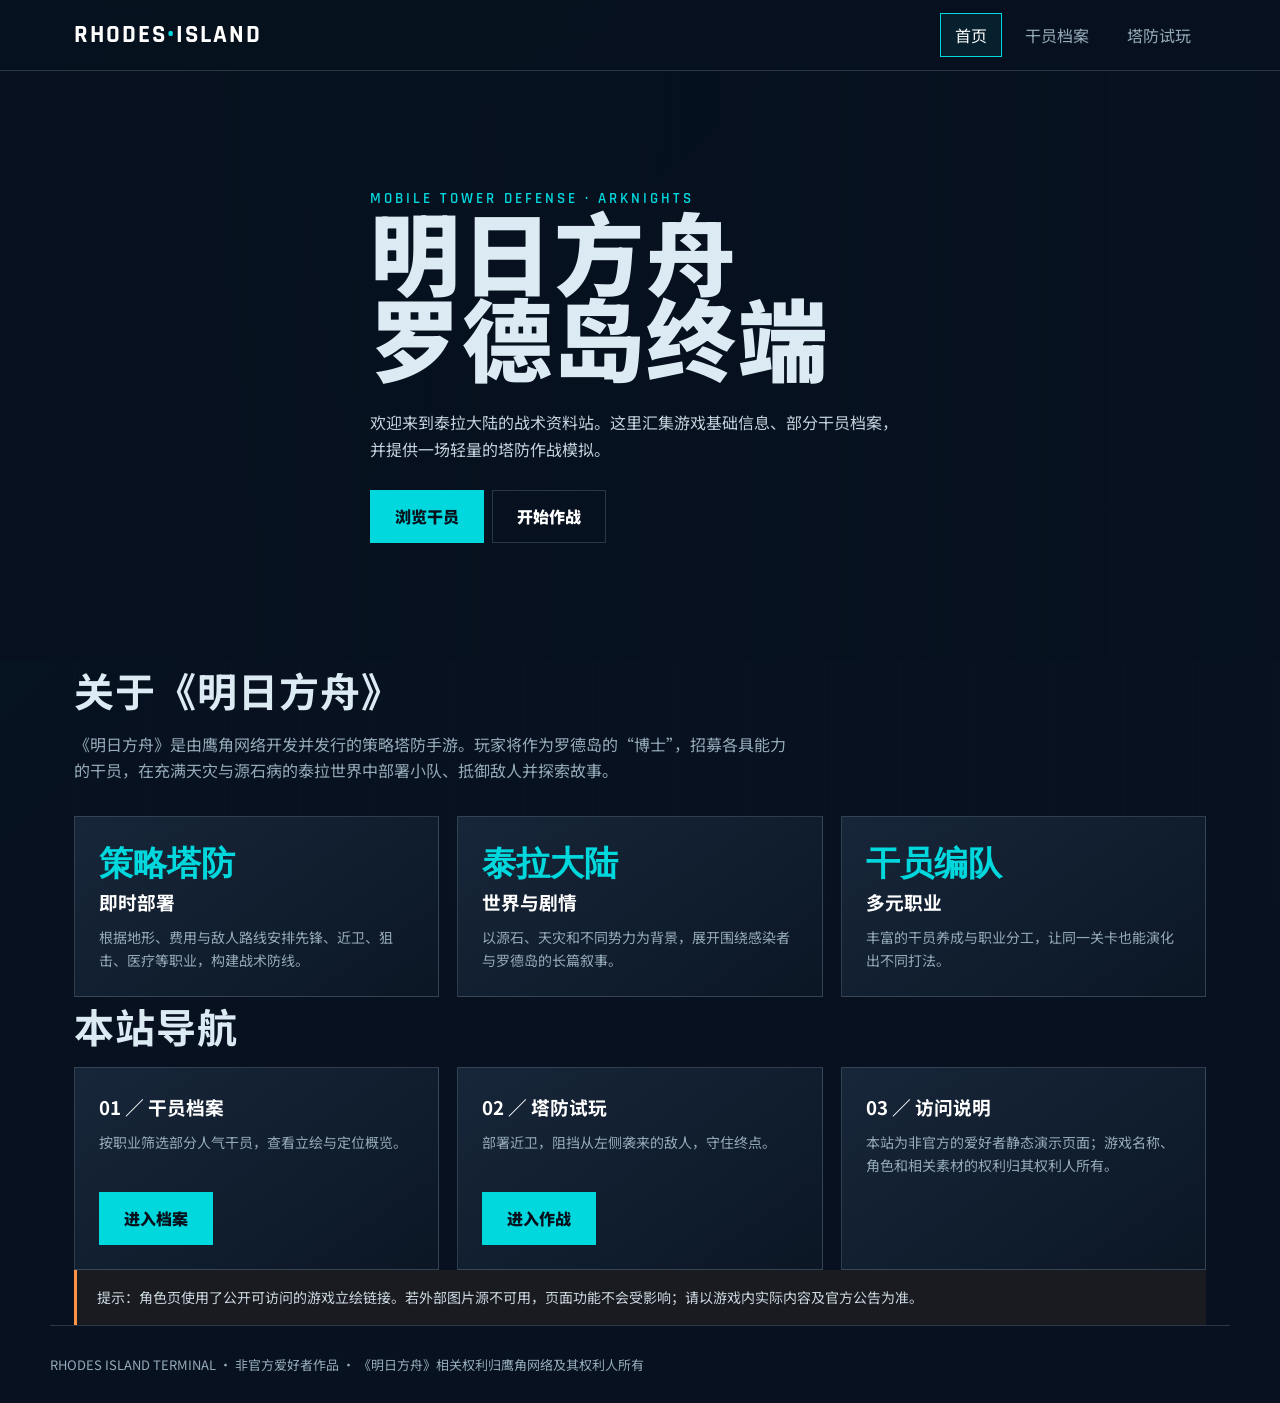
<file: index.html>
<!doctype html><html lang="zh-CN"><head><meta charset="utf-8"><meta name="viewport" content="width=device-width,initial-scale=1"><meta name="description" content="明日方舟资料站：游戏介绍、干员档案与塔防试玩。"><title>罗德岛终端｜明日方舟资料站</title><link rel="stylesheet" href="style.css"></head><body><header class="topbar"><div class="wrap nav"><a class="brand" href="index.html">RHODES<i>•</i>ISLAND</a><nav class="navlinks"><a class="active" href="index.html">首页</a><a href="characters.html">干员档案</a><a href="game.html">塔防试玩</a></nav></div></header><main><div class="hero"><div class="wrap hero-content"><div class="eyebrow">MOBILE TOWER DEFENSE · ARKNIGHTS</div><h1>明日方舟<br>罗德岛终端</h1><p>欢迎来到泰拉大陆的战术资料站。这里汇集游戏基础信息、部分干员档案，并提供一场轻量的塔防作战模拟。</p><a class="button" href="characters.html">浏览干员</a><a class="button alt" href="game.html">开始作战</a></div></div><section class="wrap"><h2 class="section-title">关于《明日方舟》</h2><p class="lead">《明日方舟》是由鹰角网络开发并发行的策略塔防手游。玩家将作为罗德岛的“博士”，招募各具能力的干员，在充满天灾与源石病的泰拉世界中部署小队、抵御敌人并探索故事。</p><div class="grid"><article class="card"><div class="stat">策略塔防</div><h3>即时部署</h3><p>根据地形、费用与敌人路线安排先锋、近卫、狙击、医疗等职业，构建战术防线。</p></article><article class="card"><div class="stat">泰拉大陆</div><h3>世界与剧情</h3><p>以源石、天灾和不同势力为背景，展开围绕感染者与罗德岛的长篇叙事。</p></article><article class="card"><div class="stat">干员编队</div><h3>多元职业</h3><p>丰富的干员养成与职业分工，让同一关卡也能演化出不同打法。</p></article></div></section><section class="wrap"><h2 class="section-title">本站导航</h2><div class="grid"><article class="card"><h3>01 ／ 干员档案</h3><p>按职业筛选部分人气干员，查看立绘与定位概览。</p><br><a class="button" href="characters.html">进入档案</a></article><article class="card"><h3>02 ／ 塔防试玩</h3><p>部署近卫，阻挡从左侧袭来的敌人，守住终点。</p><br><a class="button" href="game.html">进入作战</a></article><article class="card"><h3>03 ／ 访问说明</h3><p>本站为非官方的爱好者静态演示页面；游戏名称、角色和相关素材的权利归其权利人所有。</p></article></div></section><section class="wrap"><div class="notice">提示：角色页使用了公开可访问的游戏立绘链接。若外部图片源不可用，页面功能不会受影响；请以游戏内实际内容及官方公告为准。</div></section></main><footer><div class="wrap footer">RHODES ISLAND TERMINAL · 非官方爱好者作品 · 《明日方舟》相关权利归鹰角网络及其权利人所有</div></footer></body></html>
</file>
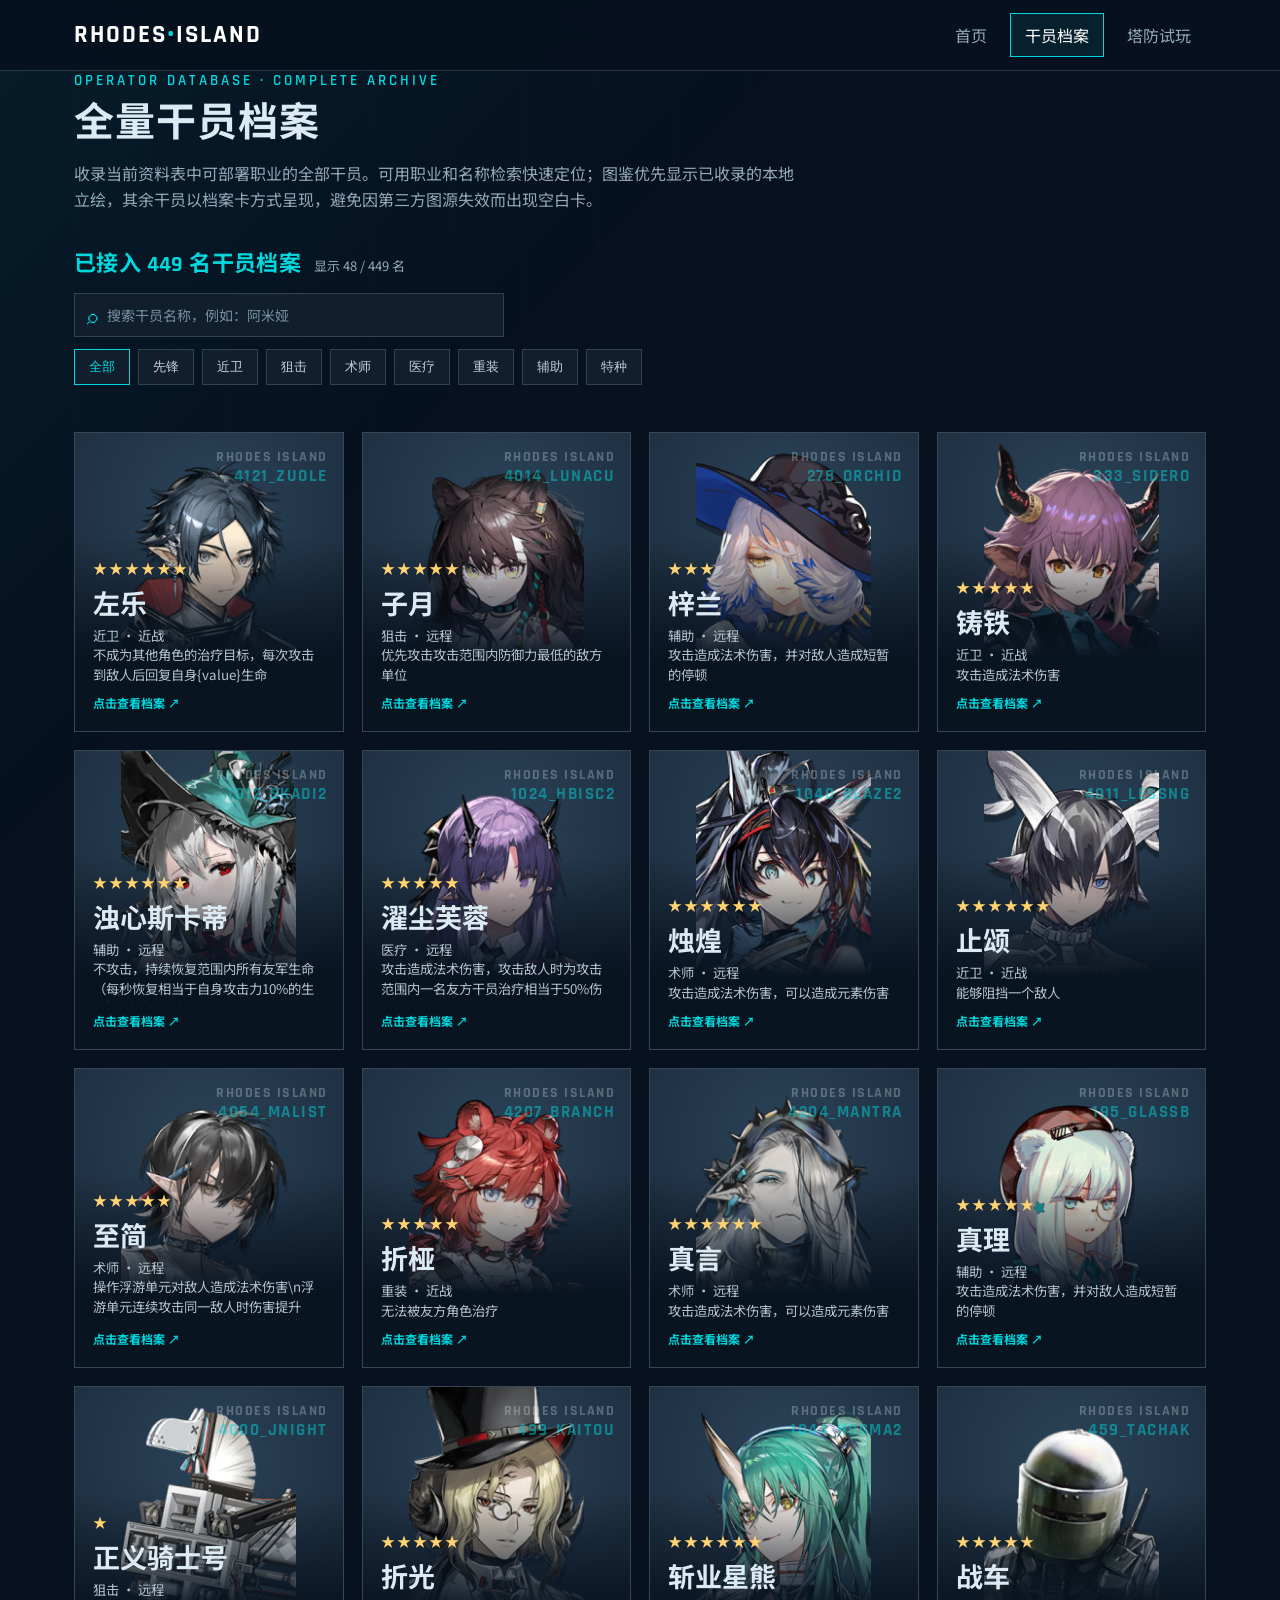
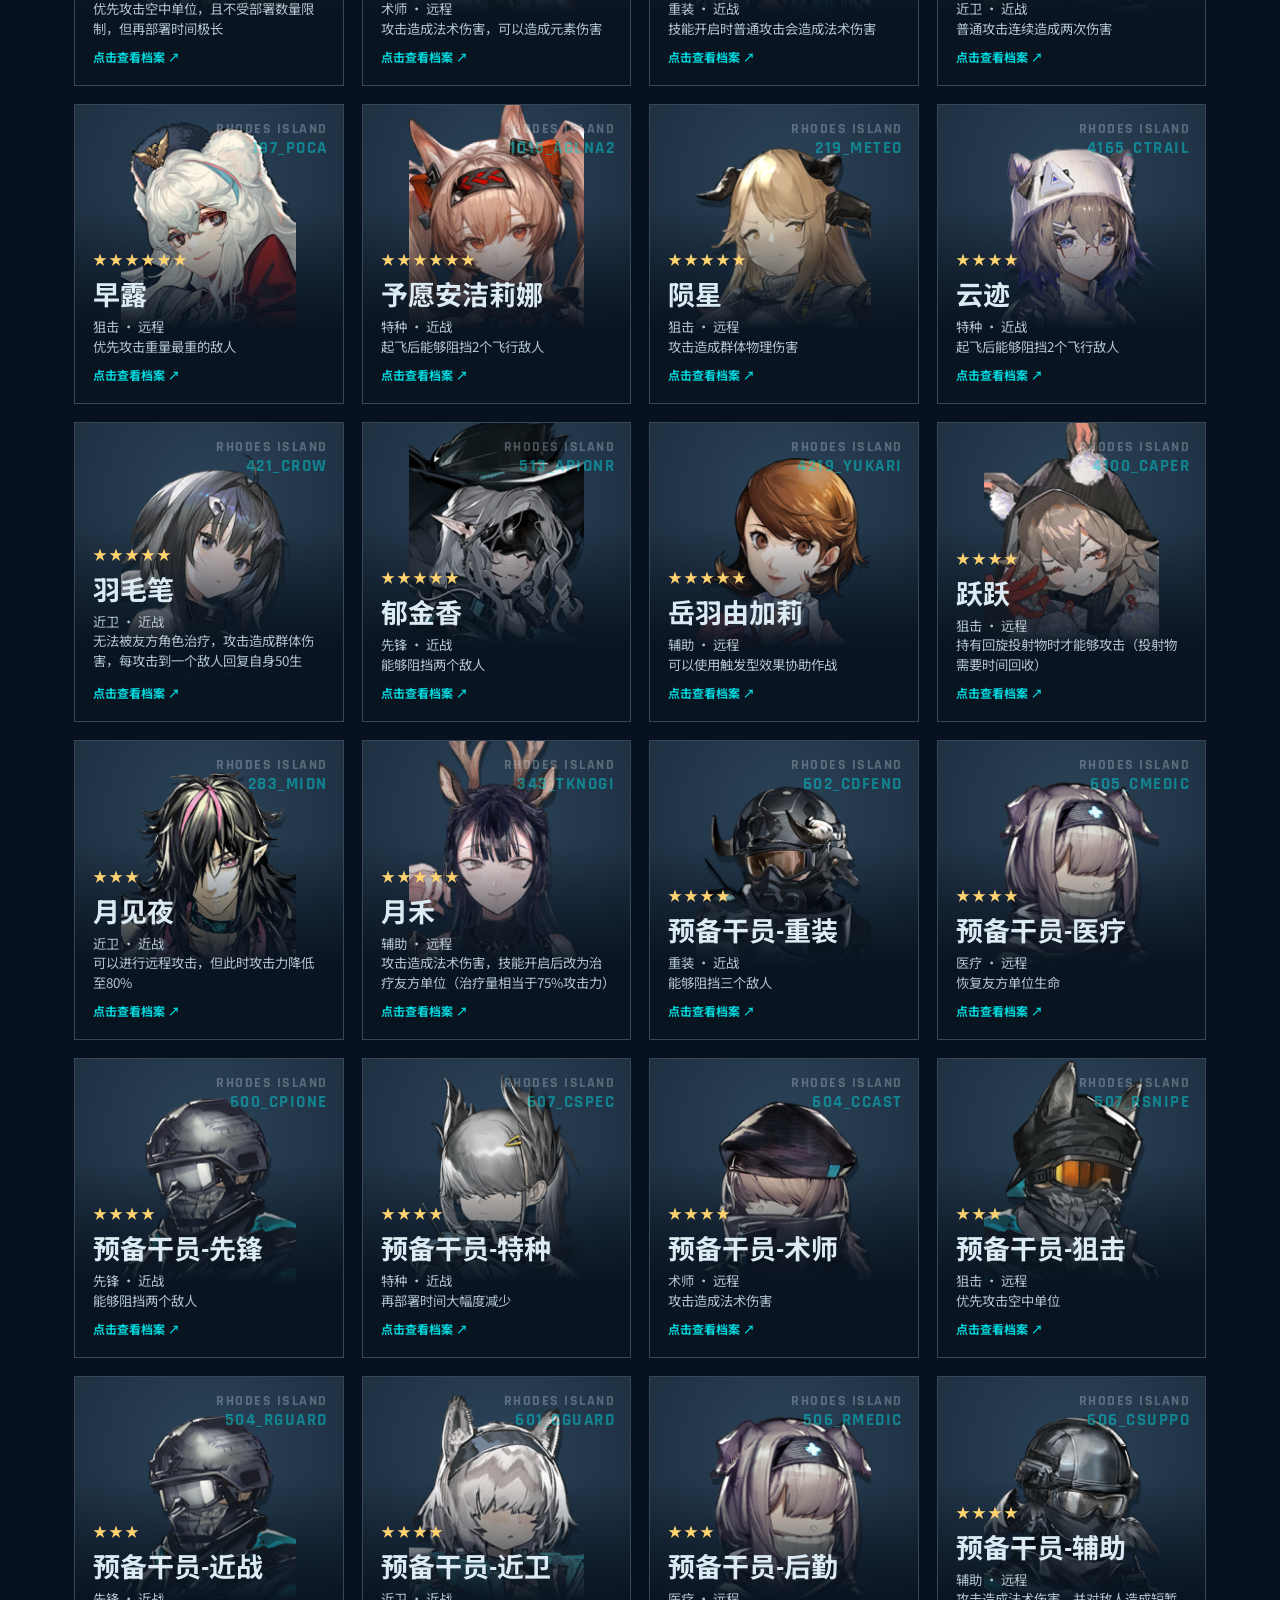
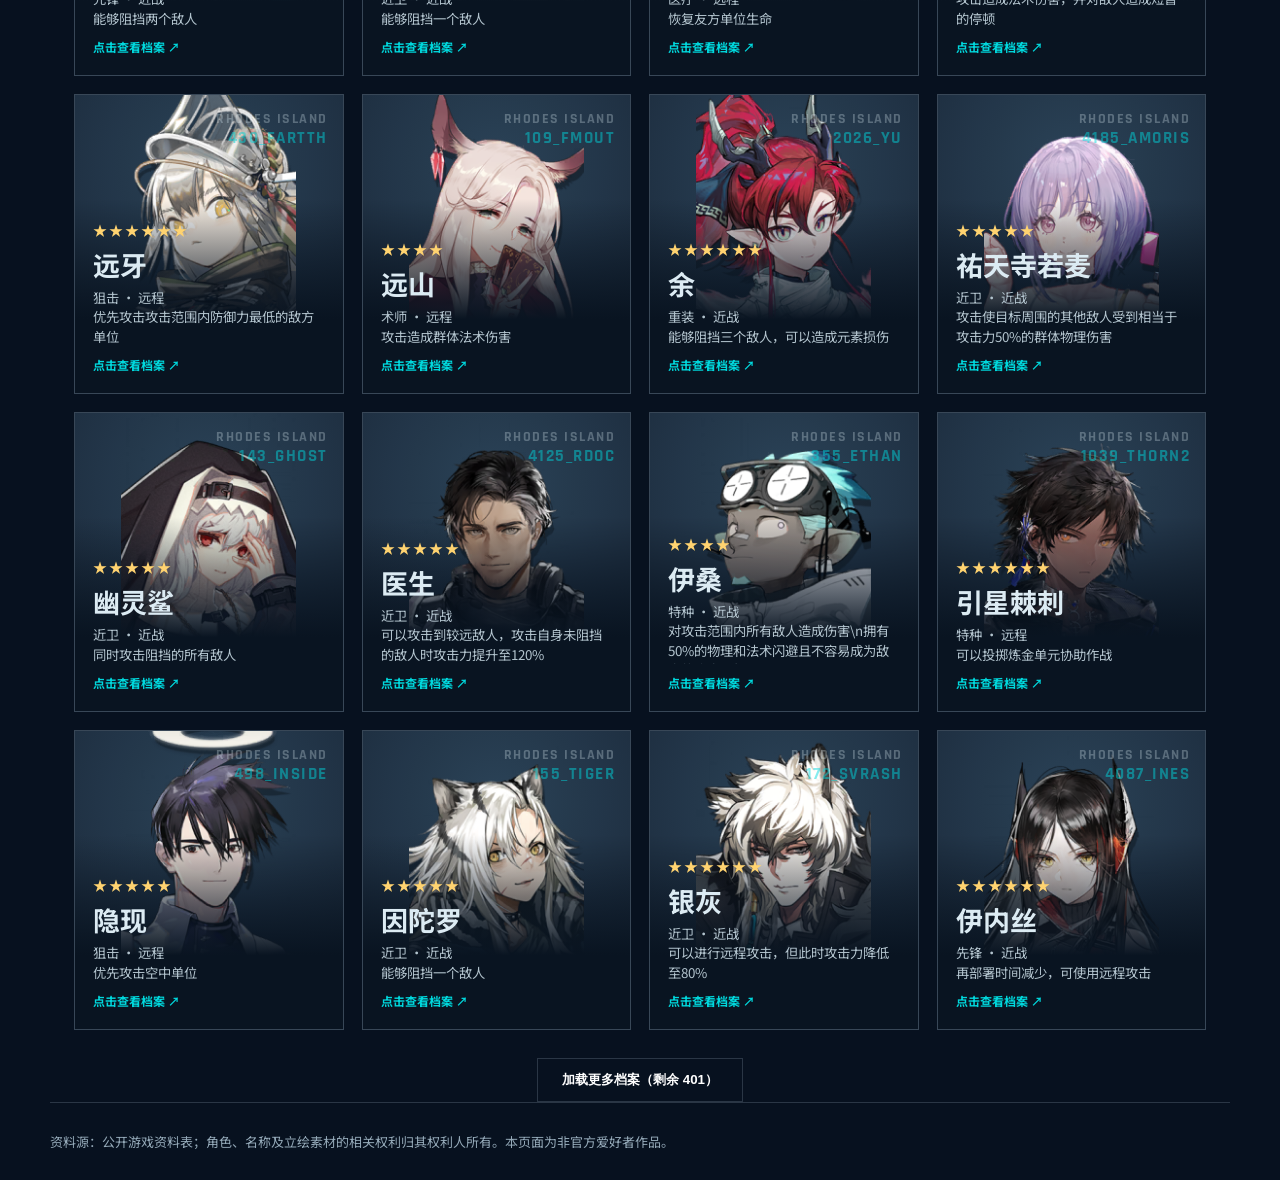
<file: characters.html>
<!doctype html><html lang="zh-CN"><head><meta charset="utf-8"><meta name="viewport" content="width=device-width,initial-scale=1"><meta name="description" content="明日方舟全量干员图鉴。"><title>全量干员档案｜罗德岛终端</title><link rel="stylesheet" href="style.css"></head><body><header class="topbar"><div class="wrap nav"><a class="brand" href="index.html">RHODES<i>•</i>ISLAND</a><nav class="navlinks"><a href="index.html">首页</a><a class="active" href="characters.html">干员档案</a><a href="game.html">塔防试玩</a></nav></div></header><main><section class="wrap"><div class="eyebrow">OPERATOR DATABASE · COMPLETE ARCHIVE</div><h1 class="section-title">全量干员档案</h1><p class="lead">收录当前资料表中可部署职业的全部干员。可用职业和名称检索快速定位；图鉴优先显示已收录的本地立绘，其余干员以档案卡方式呈现，避免因第三方图源失效而出现空白卡。</p><div class="catalogue-status"><strong id="total">正在载入档案…</strong><span id="shown"></span></div><div class="catalogue-tools"><label class="searchbox">⌕ <input id="search" type="search" placeholder="搜索干员名称，例如：阿米娅" autocomplete="off"></label><div class="filterbar" id="filters"><button class="filter active" data-role="all">全部</button><button class="filter" data-role="先锋">先锋</button><button class="filter" data-role="近卫">近卫</button><button class="filter" data-role="狙击">狙击</button><button class="filter" data-role="术师">术师</button><button class="filter" data-role="医疗">医疗</button><button class="filter" data-role="重装">重装</button><button class="filter" data-role="辅助">辅助</button><button class="filter" data-role="特种">特种</button></div></div><div class="char-grid catalogue-grid" id="chars" aria-live="polite"></div><button id="more" class="button alt catalogue-more" hidden>加载更多档案</button></section></main><footer><div class="wrap footer">资料源：公开游戏资料表；角色、名称及立绘素材的相关权利归其权利人所有。本页面为非官方爱好者作品。</div></footer><div class="operator-modal" id="modal" aria-hidden="true"><div class="modal-backdrop" data-close="true"></div><section class="modal-panel" role="dialog" aria-modal="true" aria-labelledby="modal-name"><button class="modal-close" id="close-modal" aria-label="关闭详情">×</button><div class="modal-art"><img id="modal-img" alt=""><div class="modal-art-fallback">RHODES ISLAND<br><b id="modal-id"></b></div></div><div class="modal-content"><div class="eyebrow">OPERATOR RECORD</div><div class="rarity" id="modal-rarity"></div><h2 id="modal-name"></h2><p class="modal-meta" id="modal-meta"></p><h3>干员档案</h3><p id="modal-desc"></p><div class="modal-actions"><a class="button" id="official-link" href="https://ak.hypergryph.com/" target="_blank" rel="noopener">前往官方资料入口 ↗</a><button class="button alt" id="close-modal-2">返回图鉴</button></div><p class="modal-note">详情字段来自公开游戏资料表；“官方资料入口”将打开《明日方舟》官方网站。</p></div></section></div><script>let operators=[],role='all',term='',limit=48;const box=document.querySelector('#chars'),more=document.querySelector('#more'),total=document.querySelector('#total'),shown=document.querySelector('#shown'),modal=document.querySelector('#modal');const stars=n=>'★'.repeat(n);function card(x){return `<article class="operator catalogue-operator" tabindex="0" role="button" aria-label="查看 ${x.name} 的干员档案" data-id="${x.id}"><img src="${x.portrait}" alt="${x.name}立绘" loading="lazy" onerror="this.closest('.operator').classList.add('image-missing')"><div class="archive-mark">RHODES ISLAND<br><b>${x.id.replace('char_','').toUpperCase()}</b></div><div class="info"><div class="rarity">${stars(x.rarity)}</div><h3>${x.name}</h3><small>${x.role} · ${x.position}<br>${x.desc}</small><span class="detail-hint">点击查看档案 ↗</span></div></article>`}function render(){const list=operators.filter(x=>(role==='all'||x.role===role)&&x.name.toLowerCase().includes(term.toLowerCase()));box.innerHTML=list.slice(0,limit).map(card).join('');shown.textContent=`显示 ${Math.min(limit,list.length)} / ${list.length} 名`;more.hidden=limit>=list.length;more.textContent=`加载更多档案（剩余 ${Math.max(0,list.length-limit)}）`}function openModal(id){const x=operators.find(a=>a.id===id);if(!x)return;document.querySelector('#modal-img').src=x.portrait;document.querySelector('#modal-img').alt=x.name+'立绘';document.querySelector('#modal-id').textContent=x.id.toUpperCase();document.querySelector('#modal-rarity').textContent=stars(x.rarity);document.querySelector('#modal-name').textContent=x.name;document.querySelector('#modal-meta').textContent=`${x.role} · ${x.position} · ${x.id}`;document.querySelector('#modal-desc').textContent=x.desc;document.querySelector('#official-link').href=x.official||'https://ak.hypergryph.com/';modal.classList.add('open');modal.setAttribute('aria-hidden','false');document.body.classList.add('modal-open')}function closeModal(){modal.classList.remove('open');modal.setAttribute('aria-hidden','true');document.body.classList.remove('modal-open')}box.addEventListener('click',e=>{const c=e.target.closest('[data-id]');if(c)openModal(c.dataset.id)});box.addEventListener('keydown',e=>{if((e.key==='Enter'||e.key===' ')&&e.target.dataset.id){e.preventDefault();openModal(e.target.dataset.id)}});document.querySelector('#close-modal').onclick=closeModal;document.querySelector('#close-modal-2').onclick=closeModal;modal.addEventListener('click',e=>{if(e.target.dataset.close)closeModal()});document.addEventListener('keydown',e=>{if(e.key==='Escape')closeModal()});document.querySelector('#search').addEventListener('input',e=>{term=e.target.value.trim();limit=48;render()});document.querySelectorAll('#filters .filter').forEach(b=>b.onclick=()=>{role=b.dataset.role;limit=48;document.querySelectorAll('#filters .filter').forEach(a=>a.classList.toggle('active',a===b));render()});more.onclick=()=>{limit+=72;render()};fetch('assets/data/operators.json').then(r=>{if(!r.ok)throw Error('档案数据加载失败');return r.json()}).then(data=>{operators=data.operators;total.textContent=`已接入 ${data.count} 名干员档案`;render()}).catch(()=>{total.textContent='档案数据加载失败，请稍后刷新页面。'});</script></body></html>
</file>
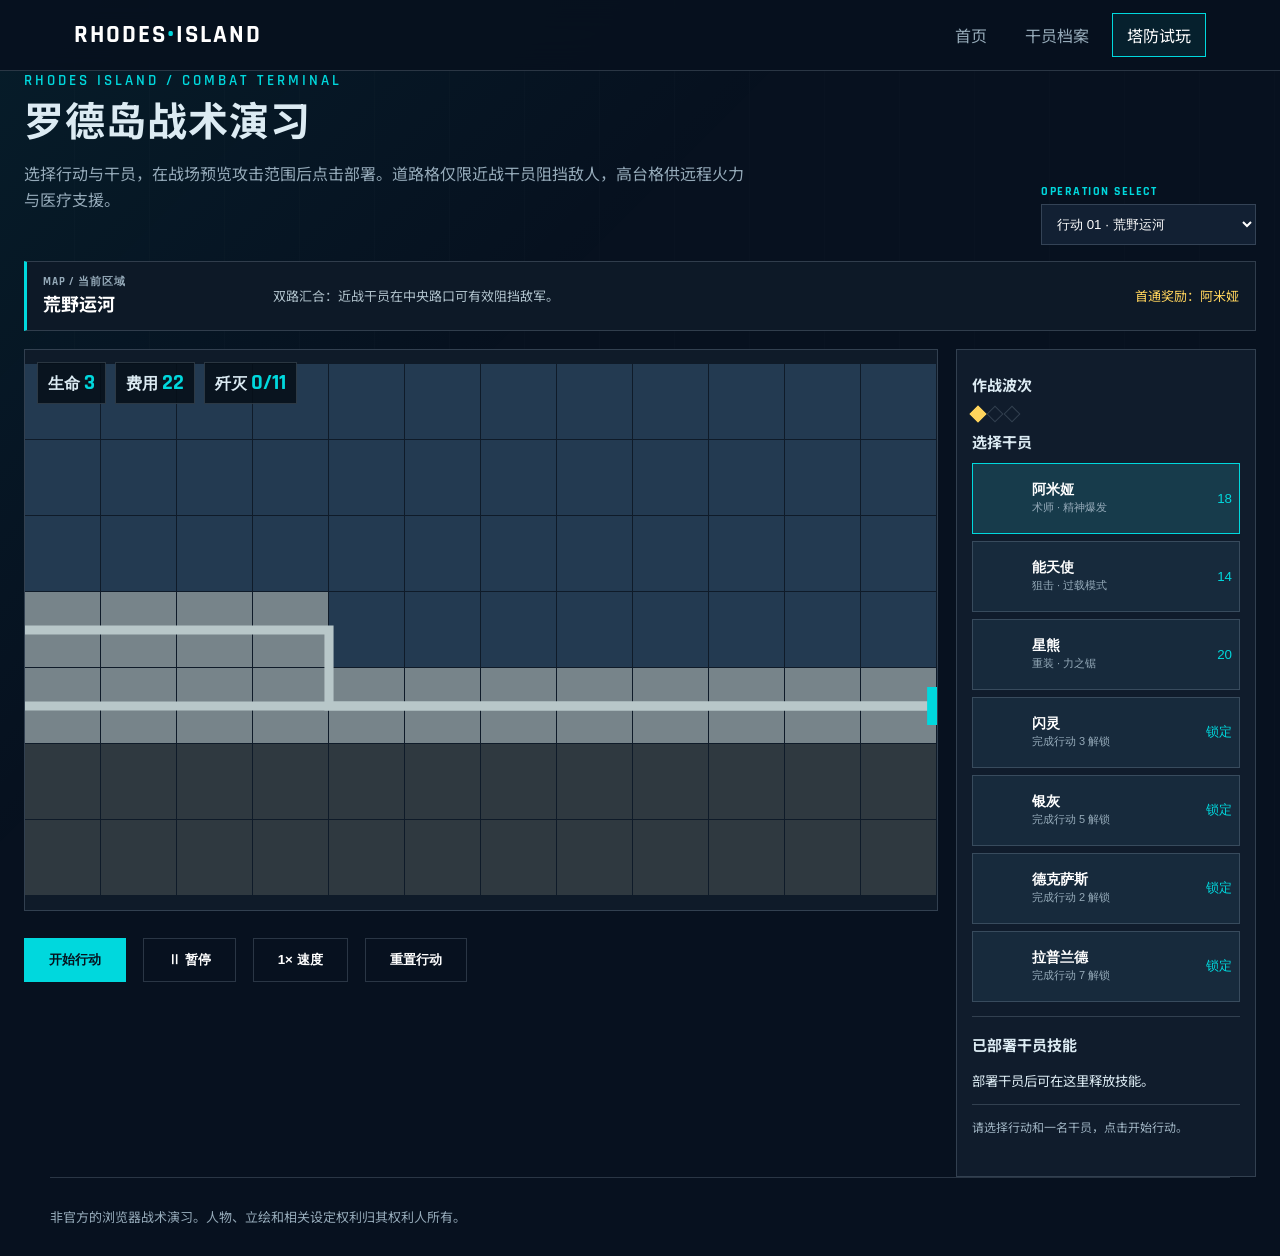
<file: game.html>
<!doctype html><html lang="zh-CN"><head><meta charset="utf-8"><meta name="viewport" content="width=device-width,initial-scale=1"><meta name="description" content="含50个行动关卡的明日方舟风格塔防试玩。"><title>塔防作战｜罗德岛终端</title><link rel="stylesheet" href="style.css"><link rel="stylesheet" href="game.css"></head><body><header class="topbar"><div class="wrap nav"><a class="brand" href="index.html">RHODES<i>•</i>ISLAND</a><nav class="navlinks"><a href="index.html">首页</a><a href="characters.html">干员档案</a><a class="active" href="game.html">塔防试玩</a></nav></div></header><main><section class="wrap td-shell"><div class="td-top"><div><div class="eyebrow">RHODES ISLAND / COMBAT TERMINAL</div><h1 class="section-title">罗德岛战术演习</h1><p class="lead">选择行动与干员，在战场预览攻击范围后点击部署。道路格仅限近战干员阻挡敌人，高台格供远程火力与医疗支援。</p></div><div class="operation-select"><span>OPERATION SELECT</span><select class="level-select" id="level" aria-label="选择行动"></select></div></div><div class="map-brief"><div><span>MAP / 当前区域</span><strong id="map-name">载入中</strong></div><p id="map-trait"></p><em id="reward"></em></div><div class="td-layout"><div><div class="td-board"><canvas id="board" aria-label="战场网格"></canvas><div class="td-hud"><div class="td-pill">生命 <b id="life">3</b></div><div class="td-pill">费用 <b id="dp">22</b></div><div class="td-pill">歼灭 <b id="kills">0/0</b></div></div></div><div class="td-controls"><button class="button" id="start">开始行动</button><button class="button alt" id="pause" disabled>暂停行动</button><button class="button alt" id="speed">1× 速度</button><button class="button alt" id="reset">重置行动</button></div></div><aside class="td-side"><h3>作战波次</h3><div class="wave-track" id="waves"></div><h3>选择干员</h3><div id="operators"></div><div class="td-skills"><h3>已部署干员技能</h3><div id="skills"><small>部署干员后可在这里释放技能。</small></div></div><p class="td-log" id="log">请选择行动和一名干员，点击开始行动。</p></aside></div></section></main><footer><div class="wrap footer">非官方的浏览器战术演习。人物、立绘和相关设定权利归其权利人所有。</div></footer><script type="module">import('./js/game-main.js?v=map-progress-3').catch(error => { document.querySelector('#log').textContent = `战术终端初始化失败：${error.message}`; console.error(error); });</script></body></html>
</file>
<file: style.css>
@import url('https://fonts.googleapis.com/css2?family=Noto+Sans+SC:wght@400;500;700;900&family=Rajdhani:wght@500;600;700&display=swap');
:root{--ink:#111824;--deep:#07111f;--panel:#101c2c;--line:rgba(205,226,241,.18);--ice:#dcebf3;--muted:#95aab9;--cyan:#00d8dd;--orange:#ff9345;--red:#ed4d55}*{box-sizing:border-box}html{scroll-behavior:smooth}body{margin:0;background:var(--deep);color:var(--ice);font-family:'Noto Sans SC',sans-serif;line-height:1.65;overflow-x:hidden}body:before{content:'';position:fixed;inset:0;pointer-events:none;background:linear-gradient(135deg,rgba(0,216,221,.06),transparent 40%),repeating-linear-gradient(90deg,transparent 0 74px,rgba(255,255,255,.025) 75px);z-index:-1}.wrap{max-width:1180px;margin:auto;padding:0 24px}.topbar{position:sticky;top:0;z-index:10;background:rgba(7,17,31,.9);backdrop-filter:blur(16px);border-bottom:1px solid var(--line)}.nav{height:70px;display:flex;align-items:center;justify-content:space-between}.brand{font:700 25px Rajdhani,sans-serif;letter-spacing:2px;text-decoration:none;color:white}.brand i{color:var(--cyan);font-style:normal}.navlinks{display:flex;gap:8px}.navlinks a{color:var(--muted);text-decoration:none;padding:8px 14px;border:1px solid transparent}.navlinks a:hover,.navlinks a.active{color:white;border-color:var(--cyan);background:rgba(0,216,221,.08)}.hero{min-height:590px;display:grid;align-items:center;background:linear-gradient(90deg,rgba(7,17,31,.98) 15%,rgba(7,17,31,.68) 55%,rgba(7,17,31,.3)),url('https://web.hycdn.cn/arknights/official/static/pc/assets/images/home/kv.jpg') center/cover}.hero-content{max-width:620px;padding:80px 0}.eyebrow{color:var(--cyan);font:600 15px Rajdhani,sans-serif;letter-spacing:3px}.hero h1{font:900 clamp(44px,8vw,90px) Rajdhani,'Noto Sans SC',sans-serif;line-height:.95;margin:12px 0 18px;letter-spacing:2px}.hero p{color:#c3d2dc;max-width:540px}.button{display:inline-block;margin:12px 8px 0 0;padding:12px 24px;text-decoration:none;color:#06111d;background:var(--cyan);font-weight:900;border:1px solid var(--cyan);transition:.2s}.button:hover{transform:translateY(-3px);box-shadow:0 10px 25px rgba(0,216,221,.22)}.button.alt{background:transparent;color:white;border-color:var(--line)}section{padding:74px 0}.section-title{font:700 40px Rajdhani,'Noto Sans SC',sans-serif;letter-spacing:1px;margin:0 0 10px}.lead{color:var(--muted);max-width:720px;margin:0 0 32px}.grid{display:grid;grid-template-columns:repeat(3,1fr);gap:18px}.card{background:linear-gradient(145deg,rgba(24,40,59,.95),rgba(12,24,38,.95));border:1px solid var(--line);padding:24px}.card h3{margin:0 0 8px;color:white}.card p{color:var(--muted);font-size:14px;margin:0}.stat{font:700 34px Rajdhani,sans-serif;color:var(--cyan)}.notice{border-left:3px solid var(--orange);background:rgba(255,147,69,.08);padding:16px 20px;color:#cbd7df;font-size:14px}.char-grid{display:grid;grid-template-columns:repeat(auto-fit,minmax(215px,1fr));gap:18px}.operator{position:relative;min-height:350px;overflow:hidden;border:1px solid var(--line);background:#172435;isolation:isolate}.operator:after{content:'';position:absolute;inset:35% 0 0;background:linear-gradient(transparent,#091421 62%);z-index:-1}.operator img{width:100%;height:350px;object-fit:contain;object-position:center top;position:absolute;inset:0;z-index:-2;filter:saturate(.9)}.operator .info{position:absolute;bottom:0;padding:18px;width:100%}.rarity{color:#ffd370;letter-spacing:2px;font-size:14px}.operator h3{margin:3px 0;font:700 27px Rajdhani,'Noto Sans SC',sans-serif}.operator small{color:#b3c4ce}.filterbar{display:flex;flex-wrap:wrap;gap:8px;margin:0 0 25px}.filter{cursor:pointer;border:1px solid var(--line);background:#111e2d;color:#c3d2dc;padding:8px 14px}.filter.active,.filter:hover{border-color:var(--cyan);color:var(--cyan)}.game-layout{display:grid;grid-template-columns:minmax(0,1fr) 270px;gap:20px}.battlefield{position:relative;min-height:510px;border:1px solid var(--line);background-color:#172333;background-image:linear-gradient(rgba(255,255,255,.08) 1px,transparent 1px),linear-gradient(90deg,rgba(255,255,255,.08) 1px,transparent 1px);background-size:62px 62px;overflow:hidden}.path{position:absolute;left:0;right:0;top:39%;height:72px;background:#8b9da6;border-top:4px solid #c5d1d3;border-bottom:4px solid #c5d1d3}.base{position:absolute;right:16px;top:calc(39% - 16px);width:94px;height:105px;border:2px solid var(--cyan);background:rgba(0,216,221,.12);padding:8px;color:#dff;z-index:3}.enemy{position:absolute;top:calc(39% + 16px);left:-38px;width:36px;height:36px;background:var(--red);border:3px solid #ffabb0;border-radius:5px;z-index:4}.unit{position:absolute;width:52px;height:52px;border:3px solid var(--cyan);border-radius:50%;background:#0f7985;color:white;text-align:center;line-height:46px;font-weight:bold;box-shadow:0 0 18px rgba(0,216,221,.5);z-index:4}.unit:after{content:'';position:absolute;inset:-9px;border:1px solid rgba(0,216,221,.45);border-radius:50%}.sidebar{background:var(--panel);border:1px solid var(--line);padding:18px}.hud{display:flex;justify-content:space-between;border-bottom:1px solid var(--line);padding-bottom:14px;margin-bottom:15px}.hud strong{color:var(--cyan);font:700 27px Rajdhani,sans-serif}.deploy{width:100%;cursor:pointer;text-align:left;background:#172a3c;color:white;border:1px solid var(--line);padding:12px;margin:8px 0}.deploy:hover:not(:disabled){border-color:var(--cyan);background:#193b4a}.deploy:disabled{opacity:.42;cursor:not-allowed}.log{color:var(--muted);font-size:13px;min-height:52px}.footer{padding:28px 0;color:var(--muted);font-size:13px;border-top:1px solid var(--line)}
@media(max-width:760px){.wrap{padding:0 16px}.nav{height:auto;min-height:64px;padding:10px 0;align-items:flex-start}.brand{font-size:20px}.navlinks{gap:2px}.navlinks a{font-size:13px;padding:6px 8px}.hero{min-height:510px;background-position:60% center}.hero-content{padding:70px 0}.grid{grid-template-columns:1fr}.game-layout{grid-template-columns:1fr}.battlefield{min-height:420px}.sidebar{order:-1}.operator{min-height:320px}.operator img{height:320px}section{padding:55px 0}.section-title{font-size:34px}}
/* When an external artwork mirror is unavailable, retain an intentional archive card instead of a blank frame. */
.operator.image-missing{background:radial-gradient(circle at 72% 20%,rgba(0,216,221,.32),transparent 32%),linear-gradient(145deg,#263d56,#0b1625)}
.operator.image-missing:before{content:'RHODES ISLAND\A OPERATOR FILE';white-space:pre;position:absolute;right:16px;top:18px;text-align:right;color:rgba(220,235,243,.38);font:700 15px Rajdhani,sans-serif;letter-spacing:2px;line-height:1.2;z-index:-1}
.operator.image-missing .info{border-top:1px solid rgba(0,216,221,.35)}
/* Full catalogue controls and intentionally artwork-free archive cards. */
.catalogue-status{display:flex;align-items:baseline;gap:13px;margin:22px 0 14px;color:var(--muted)}.catalogue-status strong{color:var(--cyan);font:700 22px Rajdhani,'Noto Sans SC',sans-serif;letter-spacing:.4px}.catalogue-status span{font-size:13px}.catalogue-tools{display:flex;flex-direction:column;gap:12px;margin-bottom:22px}.searchbox{display:flex;align-items:center;max-width:430px;background:#111e2d;border:1px solid var(--line);color:var(--cyan);padding:0 12px;font-size:21px}.searchbox:focus-within{border-color:var(--cyan)}.searchbox input{width:100%;padding:11px 9px;background:transparent;border:0;outline:0;color:white;font:14px 'Noto Sans SC',sans-serif}.searchbox input::placeholder{color:#75909e}.catalogue-grid{grid-template-columns:repeat(auto-fit,minmax(215px,1fr));align-items:start}.catalogue-grid .operator{min-height:300px;max-width:300px}.archive-card{background:radial-gradient(circle at 75% 22%,rgba(0,216,221,.18),transparent 31%),linear-gradient(145deg,#1c3045,#0a1523)}.archive-card:after{background:linear-gradient(transparent,rgba(7,17,31,.72) 65%)}.archive-mark{position:absolute;right:15px;top:16px;max-width:65%;text-align:right;color:rgba(220,235,243,.3);font:700 14px Rajdhani,sans-serif;letter-spacing:1.5px;line-height:1.25;word-break:break-word;z-index:-1}.archive-mark b{font-size:17px;color:rgba(0,216,221,.48)}.archive-card .info{border-top:1px solid rgba(0,216,221,.23)}.catalogue-more{display:block;margin:28px auto 0}.catalogue-grid .operator small{display:block;line-height:1.45;max-height:62px;overflow:hidden}@media(max-width:760px){.catalogue-status{align-items:flex-start;flex-direction:column;gap:2px}.catalogue-grid .operator{min-height:280px}}
/* All-operator portraits and interactive operator record overlay. */
.catalogue-operator{cursor:pointer;outline:none}.catalogue-operator:hover,.catalogue-operator:focus-visible{border-color:var(--cyan);transform:translateY(-3px);box-shadow:0 12px 30px rgba(0,216,221,.11)}.catalogue-operator img{background:radial-gradient(circle at 50% 20%,#29435b,#101c2c)}.detail-hint{display:block;margin-top:9px;color:var(--cyan);font-size:12px;font-weight:700}.operator-modal{display:none;position:fixed;z-index:50;inset:0;padding:24px;align-items:center;justify-content:center}.operator-modal.open{display:flex}.modal-backdrop{position:absolute;inset:0;background:rgba(2,8,15,.85);backdrop-filter:blur(8px)}.modal-panel{position:relative;z-index:1;display:grid;grid-template-columns:minmax(280px,.9fr) minmax(320px,1.1fr);width:min(950px,100%);max-height:min(740px,calc(100vh - 48px));overflow:auto;background:#0e1b2a;border:1px solid rgba(0,216,221,.48);box-shadow:0 28px 90px rgba(0,0,0,.65)}.modal-close{position:absolute;z-index:3;right:12px;top:9px;width:40px;height:40px;border:1px solid var(--line);background:#0c1724;color:white;font-size:28px;line-height:32px;cursor:pointer}.modal-close:hover{border-color:var(--cyan);color:var(--cyan)}.modal-art{position:relative;min-height:520px;background:radial-gradient(circle at 48% 28%,#2c465e,#07111f 72%);overflow:hidden}.modal-art img{position:absolute;inset:0;width:100%;height:100%;object-fit:contain;object-position:center bottom;z-index:1}.modal-art-fallback{position:absolute;inset:0;display:flex;align-items:center;justify-content:center;text-align:center;color:rgba(0,216,221,.35);font:700 22px Rajdhani,sans-serif;letter-spacing:2px;z-index:0}.modal-art-fallback b{font-size:15px}.modal-content{padding:56px 38px 34px}.modal-content h2{margin:5px 0 0;font:700 48px Rajdhani,'Noto Sans SC',sans-serif}.modal-meta{color:var(--cyan);margin:2px 0 28px;font-size:14px}.modal-content h3{font-size:16px;border-left:3px solid var(--cyan);padding-left:10px;margin:24px 0 8px}.modal-content p{color:#b9c9d3}.modal-actions{margin-top:28px;display:flex;gap:9px;flex-wrap:wrap}.modal-note{font-size:12px;color:var(--muted)!important;margin-top:20px}.modal-open{overflow:hidden}@media(max-width:700px){.operator-modal{padding:12px}.modal-panel{grid-template-columns:1fr;max-height:calc(100vh - 24px)}.modal-art{min-height:310px;max-height:42vh}.modal-content{padding:30px 22px 24px}.modal-content h2{font-size:39px}.modal-close{right:8px;top:8px}.modal-actions .button{width:100%;text-align:center}.catalogue-operator img{height:320px}}
</file>
<file: game.css>
.td-shell{max-width:1400px}.operation-select{display:grid;gap:5px;color:var(--cyan);font:700 12px Rajdhani,sans-serif;letter-spacing:1.5px}.map-brief{display:grid;grid-template-columns:210px 1fr auto;align-items:center;gap:20px;margin:-2px 0 18px;padding:12px 16px;border:1px solid var(--line);border-left:3px solid var(--cyan);background:#0d1927}.map-brief span{display:block;color:var(--muted);font:700 11px Rajdhani,sans-serif;letter-spacing:1px}.map-brief strong{color:#fff;font-size:18px}.map-brief p{margin:0;color:#afc1cb;font-size:13px}.map-brief em{color:#ffd45c;font-style:normal;font-size:13px}.td-top{display:flex;justify-content:space-between;gap:20px;align-items:end;margin-bottom:18px}.level-select{background:#122033;border:1px solid var(--line);color:white;padding:11px;min-width:210px}.td-layout{display:grid;grid-template-columns:minmax(0,1fr) 300px;gap:18px}.td-board{position:relative;border:1px solid var(--line);background:#101c2c;min-height:460px}.td-board canvas{width:100%;height:560px;display:block;cursor:crosshair}.td-hud{position:absolute;inset:12px 12px auto;display:flex;gap:9px;pointer-events:none}.td-pill{background:rgba(5,14,24,.86);border:1px solid var(--line);padding:6px 10px;font:700 16px Rajdhani,sans-serif}.td-pill b{color:var(--cyan);font-size:22px}.td-side{background:#101c2c;border:1px solid var(--line);padding:15px}.td-side h3{font-size:15px;margin:8px 0}.td-op{display:grid;grid-template-columns:52px 1fr auto;align-items:center;width:100%;text-align:left;background:#172a3c;color:white;border:1px solid var(--line);padding:7px;margin:7px 0;cursor:pointer}.td-op:hover,.td-op.active{border-color:var(--cyan);background:#173b4b}.td-op img{width:47px;height:55px;object-fit:contain;object-position:top}.td-op strong{font-size:14px}.td-op small{color:var(--muted);font-size:11px}.td-op em{color:var(--cyan);font-style:normal}.td-skills{border-top:1px solid var(--line);margin-top:14px;padding-top:8px}.td-skill{width:100%;margin:5px 0;padding:8px;text-align:left;border:1px solid var(--line);background:#172a3c;color:#dcebf3;cursor:pointer}.td-skill:hover:not(:disabled){border-color:#ffd45c}.td-skill:disabled{opacity:.45}.td-unit-control{display:grid;grid-template-columns:1fr auto;gap:5px;align-items:center}.td-retreat{cursor:pointer;color:#ffb27b;background:#281b20;border:1px solid rgba(255,147,69,.45);padding:8px 7px;font-size:11px;white-space:nowrap}.td-retreat:hover{border-color:var(--orange);color:white}.td-log{border-top:1px solid var(--line);margin-top:12px;padding-top:12px;min-height:45px;color:#9db1c0;font-size:12px}.td-controls{display:flex;gap:9px;flex-wrap:wrap;margin-top:15px}.td-tip{font-size:13px;color:var(--muted);margin:0 0 14px}.wave-track{display:flex;gap:5px;margin:10px 0}.wave-dot{width:12px;height:12px;border:1px solid var(--line);transform:rotate(45deg)}.wave-dot.done{background:var(--cyan);border-color:var(--cyan)}.wave-dot.now{border-color:#ffd45c;background:#ffd45c}@media(max-width:840px){.td-layout{grid-template-columns:1fr}.td-side{order:-1}.td-board canvas{height:460px}.td-top{align-items:start;flex-direction:column}.level-select{width:100%}.map-brief{grid-template-columns:1fr;gap:6px}.operation-select{width:100%}}
</file>
